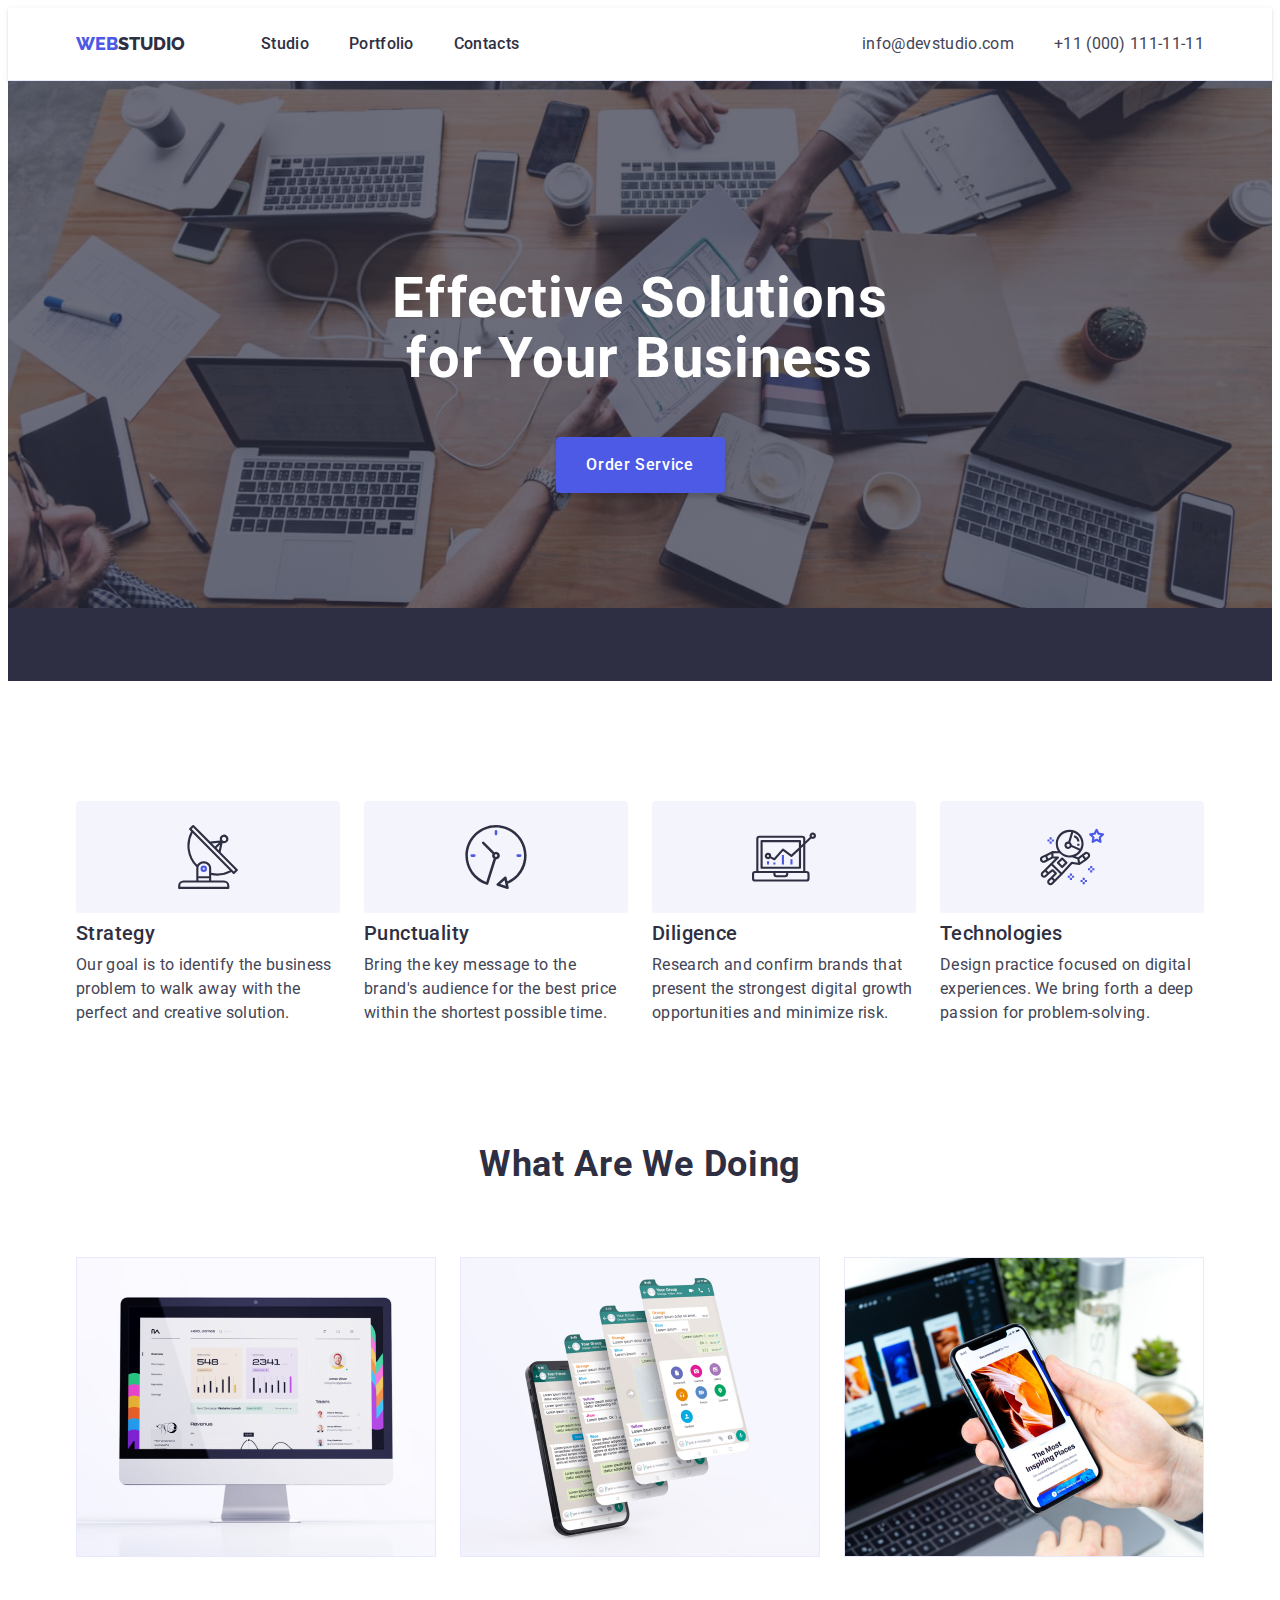
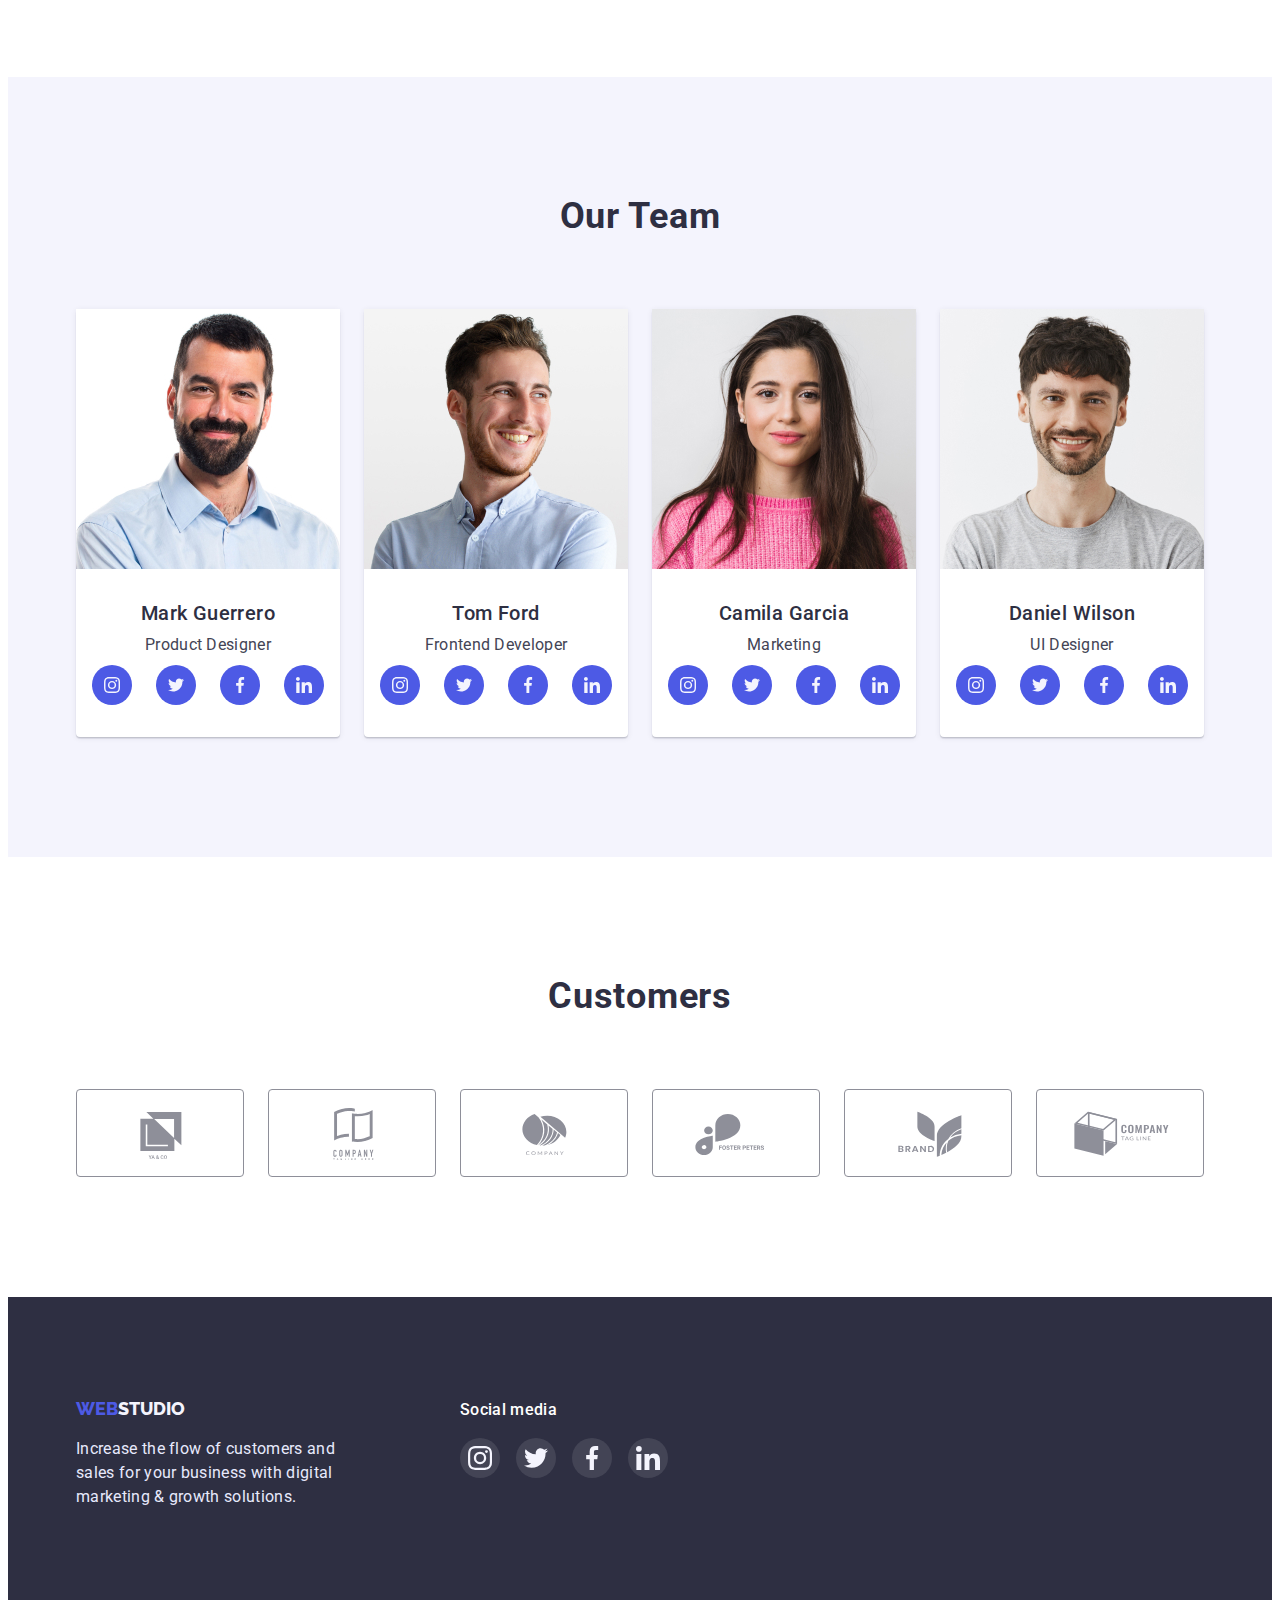
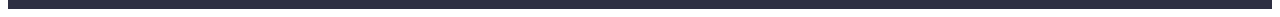
<file: index.html>
<!DOCTYPE html>
<html lang="en">
  <head>
    <meta charset="UTF-8" />
    <meta http-equiv="X-UA-Compatible" content="IE=edge" />
    <meta name="viewport" content="width=device-width, initial-scale=1.0" />
    <title>Document</title>
    <link rel="preconnect" href="https://fonts.googleapis.com" />
    <link rel="preconnect" href="https://fonts.gstatic.com" crossorigin />
    <link
      href="https://fonts.googleapis.com/css2?family=Raleway:wght@800&family=Roboto:wght@400;500;700;900&display=swap"
      rel="stylesheet"
    />
    <link
      rel="stylesheet"
      href="https://cdnjs.cloudflare.com/ajax/libs/modern-normalize/1.1.0/modern-normalize.min.css"
      integrity="sha512-wpPYUAdjBVSE4KJnH1VR1HeZfpl1ub8YT/NKx4PuQ5NmX2tKuGu6U/JRp5y+Y8XG2tV+wKQpNHVUX03MfMFn9Q=="
      crossorigin="anonymous"
      referrerpolicy="no-referrer"
    />
    <link rel="stylesheet" href="./css/styles.css" />
  </head>
  <body>
    <!-- Header -->

    <header class="header">
      <div class="container site-header">
        <nav class="site-nav">
          <a class="logo-color logo link" href="./index.html"
            >Web<span class="logo-color-header">Studio</span></a
          >
          <ul class="site-nav-list list">
            <li class="site-nav-item">
              <a class="site-nav-link link" href="./studio.html">Studio</a>
            </li>
            <li class="site-nav-item">
              <a class="site-nav-link link" href="./portfolio.html"
                >Portfolio</a
              >
            </li>
            <li class="site-nav-item">
              <a class="site-nav-link link" href="">Contacts</a>
            </li>
          </ul>
        </nav>
        <ul class="contact-list list">
          <li class="contact-item">
            <a class="contact-link link" href="mailto:info@devstudio.com"
              >info@devstudio.com</a
            >
          </li>
          <li class="contact-item">
            <a class="contact-link link" href="tel:+110001111111"
              >+11 (000) 111-11-11</a
            >
          </li>
        </ul>
      </div>
    </header>
    <main>
      <!-- Hero -->

      <section class="hero section">
        <div class="container">
          <h1 class="hero-title">Effective Solutions for Your Business</h1>
          <button class="hero-btn" data-modal-open type="button">
            Order Service
          </button>
        </div>
      </section>

      <!-- Our features -->

      <section class="our-features section">
        <div class="container">
          <h2 class="hidden-title">Our features</h2>
          <ul class="our-features-list list">
            <li class="our-features-item">
              <div class="icon-wrap">
                <svg class="our-features-icon" width="64px" height="64px">
                  <use href="./images/icons.svg#icon-antenna"></use>
                </svg>
              </div>
              <h3 class="our-features-subtitle section-subtitle">Strategy</h3>
              <p class="our-features-text section-text">
                Our goal is to identify the business problem to walk away with
                the perfect and creative solution.
              </p>
            </li>
            <li class="our-features-item">
              <div class="icon-wrap">
                <svg class="our-features-icon" width="64px" height="64px">
                  <use href="./images/icons.svg#icon-clock"></use>
                </svg>
              </div>
              <h3 class="our-features-subtitle section-subtitle">
                Punctuality
              </h3>
              <p class="our-features-text section-text">
                Bring the key message to the brand's audience for the best price
                within the shortest possible time.
              </p>
            </li>
            <li class="our-features-item">
              <div class="icon-wrap">
                <svg class="our-features-icon" width="64px" height="64px">
                  <use href="./images/icons.svg#icon-diagram"></use>
                </svg>
              </div>
              <h3 class="our-features-subtitle section-subtitle">Diligence</h3>
              <p class="our-features-text section-text">
                Research and confirm brands that present the strongest digital
                growth opportunities and minimize risk.
              </p>
            </li>
            <li class="our-features-item">
              <div class="icon-wrap">
                <svg class="our-features-icon" width="64px" height="64px">
                  <use href="./images/icons.svg#icon-astronaut"></use>
                </svg>
              </div>
              <h3 class="our-features-subtitle section-subtitle">
                Technologies
              </h3>
              <p class="our-features-text section-text">
                Design practice focused on digital experiences. We bring forth a
                deep passion for problem-solving.
              </p>
            </li>
          </ul>
        </div>
      </section>

      <!-- What are we doing -->

      <section class="offers section">
        <div class="container">
          <h2 class="section-title">What are we doing</h2>
          <ul class="offers-list list">
            <li class="offers-item">
              <img
                src="./images/img1.jpg"
                alt="A handy site on your computer"
                class="offers-img"
              />
            </li>
            <li class="offers-item">
              <img
                src="./images/img2.jpg"
                alt="Chats on your phone"
                class="offers-img"
              />
            </li>
            <li class="offers-item">
              <img
                src="./images/img3.jpg"
                alt="Synchronizing your phone and computer"
                class="offers-img"
              />
            </li>
          </ul>
        </div>
      </section>

      <!-- Our team -->

      <section class="our-team section">
        <div class="container">
          <h2 class="section-title">Our Team</h2>
          <ul class="our-team-list list">
            <li class="our-team-item">
              <img src="./images/img.jpg" alt="Worker 1" class="our-team-img" />
              <div class="card-content">
                <h3 class="our-team-subtitle section-subtitle">
                  Mark Guerrero
                </h3>
                <p class="our-team-text section-text">Product Designer</p>

                <ul class="our-team-soc-list list">
                  <li class="our-team-soc-item">
                    <a href="" class="our-team-soc-link link">
                      <svg class="our-team-soc-icon" width="16px" height="16px">
                        <use href="./images/icons.svg#icon-instagram"></use>
                      </svg>
                    </a>
                  </li>
                  <li class="our-team-soc-item">
                    <a href="" class="our-team-soc-link link">
                      <svg class="our-team-soc-icon" width="16px" height="16px">
                        <use href="./images/icons.svg#icon-twitter"></use>
                      </svg>
                    </a>
                  </li>
                  <li class="our-team-soc-item">
                    <a href="" class="our-team-soc-link link">
                      <svg class="our-team-soc-icon" width="16px" height="16px">
                        <use href="./images/icons.svg#icon-facebook"></use>
                      </svg>
                    </a>
                  </li>
                  <li class="our-team-soc-item">
                    <a href="" class="our-team-soc-link link">
                      <svg class="our-team-soc-icon" width="16px" height="16px">
                        <use href="./images/icons.svg#icon-linkedin"></use>
                      </svg>
                    </a>
                  </li>
                </ul>
              </div>
            </li>
            <li class="our-team-item">
              <img
                src="./images/img01.jpg"
                alt="Worker 2"
                class="our-team-img"
              />
              <div class="card-content">
                <h3 class="our-team-subtitle section-subtitle">Tom Ford</h3>
                <p class="our-team-text section-text">Frontend Developer</p>
                <ul class="our-team-soc-list list">
                  <li class="our-team-soc-item">
                    <a href="" class="our-team-soc-link link">
                      <svg class="our-team-soc-icon" width="16px" height="16px">
                        <use href="./images/icons.svg#icon-instagram"></use>
                      </svg>
                    </a>
                  </li>
                  <li class="our-team-soc-item">
                    <a href="" class="our-team-soc-link link">
                      <svg class="our-team-soc-icon" width="16px" height="16px">
                        <use href="./images/icons.svg#icon-twitter"></use>
                      </svg>
                    </a>
                  </li>
                  <li class="our-team-soc-item">
                    <a href="" class="our-team-soc-link link">
                      <svg class="our-team-soc-icon" width="16px" height="16px">
                        <use href="./images/icons.svg#icon-facebook"></use>
                      </svg>
                    </a>
                  </li>
                  <li class="our-team-soc-item">
                    <a href="" class="our-team-soc-link link">
                      <svg class="our-team-soc-icon" width="16px" height="16px">
                        <use href="./images/icons.svg#icon-linkedin"></use>
                      </svg>
                    </a>
                  </li>
                </ul>
              </div>
            </li>
            <li class="our-team-item">
              <img
                src="./images/img02.jpg"
                alt="Worker 3"
                class="our-team-img"
              />
              <div class="card-content">
                <h3 class="our-team-subtitle section-subtitle">
                  Camila Garcia
                </h3>
                <p class="our-team-text section-text">Marketing</p>
                <ul class="our-team-soc-list list">
                  <li class="our-team-soc-item">
                    <a href="" class="our-team-soc-link link">
                      <svg class="our-team-soc-icon" width="16px" height="16px">
                        <use href="./images/icons.svg#icon-instagram"></use>
                      </svg>
                    </a>
                  </li>
                  <li class="our-team-soc-item">
                    <a href="" class="our-team-soc-link link">
                      <svg class="our-team-soc-icon" width="16px" height="16px">
                        <use href="./images/icons.svg#icon-twitter"></use>
                      </svg>
                    </a>
                  </li>
                  <li class="our-team-soc-item">
                    <a href="" class="our-team-soc-link link">
                      <svg class="our-team-soc-icon" width="16px" height="16px">
                        <use href="./images/icons.svg#icon-facebook"></use>
                      </svg>
                    </a>
                  </li>
                  <li class="our-team-soc-item">
                    <a href="" class="our-team-soc-link link">
                      <svg class="our-team-soc-icon" width="16px" height="16px">
                        <use href="./images/icons.svg#icon-linkedin"></use>
                      </svg>
                    </a>
                  </li>
                </ul>
              </div>
            </li>
            <li class="our-team-item">
              <img
                src="./images/img03.jpg"
                alt="Worker 4"
                class="our-team-img"
              />
              <div class="card-content">
                <h3 class="our-team-subtitle section-subtitle">
                  Daniel Wilson
                </h3>
                <p class="our-team-text section-text">UI Designer</p>
                <ul class="our-team-soc-list list">
                  <li class="our-team-soc-item">
                    <a href="" class="our-team-soc-link link">
                      <svg class="our-team-soc-icon" width="16px" height="16px">
                        <use href="./images/icons.svg#icon-instagram"></use>
                      </svg>
                    </a>
                  </li>
                  <li class="our-team-soc-item">
                    <a href="" class="our-team-soc-link link">
                      <svg class="our-team-soc-icon" width="16px" height="16px">
                        <use href="./images/icons.svg#icon-twitter"></use>
                      </svg>
                    </a>
                  </li>
                  <li class="our-team-soc-item">
                    <a href="" class="our-team-soc-link link">
                      <svg class="our-team-soc-icon" width="16px" height="16px">
                        <use href="./images/icons.svg#icon-facebook"></use>
                      </svg>
                    </a>
                  </li>
                  <li class="our-team-soc-item">
                    <a href="" class="our-team-soc-link link">
                      <svg class="our-team-soc-icon" width="16px" height="16px">
                        <use href="./images/icons.svg#icon-linkedin"></use>
                      </svg>
                    </a>
                  </li>
                </ul>
              </div>
            </li>
          </ul>
        </div>
      </section>

      <!-- Customers -->

      <section class="section">
        <div class="container">
          <h2 class="section-title">Customers</h2>

          <ul class="customers-list list">
            <li class="customers-item">
              <a href="" class="customers-link"
                ><svg class="customers-icon" width="104px" height="56px">
                  <use href="./images/icons.svg#icon-client1"></use></svg
              ></a>
            </li>
            <li class="customers-item">
              <a href="" class="customers-link"
                ><svg class="customers-icon" width="104px" height="56px">
                  <use href="./images/icons.svg#icon-client2"></use></svg
              ></a>
            </li>
            <li class="customers-item">
              <a href="" class="customers-link"
                ><svg class="customers-icon" width="104px" height="56px">
                  <use href="./images/icons.svg#icon-client3"></use></svg
              ></a>
            </li>
            <li class="customers-item">
              <a href="" class="customers-link"
                ><svg class="customers-icon" width="104px" height="56px">
                  <use href="./images/icons.svg#icon-client4"></use></svg
              ></a>
            </li>
            <li class="customers-item">
              <a href="" class="customers-link"
                ><svg class="customers-icon" width="104px" height="56px">
                  <use href="./images/icons.svg#icon-client5"></use></svg
              ></a>
            </li>
            <li class="customers-item">
              <a href="" class="customers-link"
                ><svg class="customers-icon" width="104px" height="56px">
                  <use href="./images/icons.svg#icon-client6"></use></svg
              ></a>
            </li>
          </ul>
        </div>
      </section>
    </main>

    <!-- Footer -->

    <footer class="footer">
      <div class="container">
        <div class="footer-wrap">
          <div class="footer-logo-text">
            <a class="logo-color logo link footer-logo" href="./index.html"
              >Web<span class="logo-color-footer">Studio</span></a
            >
            <p class="footer-text section-text">
              Increase the flow of customers and sales for your business with
              digital marketing & growth solutions.
            </p>
          </div>
          <div class="footer-social">
            <p class="footer-soc-text">Social media</p>
            <ul class="footer-soc-list list">
              <li class="footer-soc-item">
                <a href="" class="footer-soc-link link">
                  <svg class="footer-soc-icon" width="24px" height="24px">
                    <use href="./images/icons.svg#icon-instagram"></use>
                  </svg>
                </a>
              </li>
              <li class="footer-soc-item">
                <a href="" class="footer-soc-link link">
                  <svg class="footer-soc-icon" width="24px" height="24px">
                    <use href="./images/icons.svg#icon-twitter"></use>
                  </svg>
                </a>
              </li>
              <li class="footer-soc-item">
                <a href="" class="footer-soc-link link">
                  <svg class="footer-soc-icon" width="24px" height="24px">
                    <use href="./images/icons.svg#icon-facebook"></use>
                  </svg>
                </a>
              </li>
              <li class="footer-soc-item">
                <a href="" class="footer-soc-link link">
                  <svg class="footer-soc-icon" width="24px" height="24px">
                    <use href="./images/icons.svg#icon-linkedin"></use>
                  </svg>
                </a>
              </li>
            </ul>
          </div>
        </div>
      </div>
    </footer>
    <div class="backdrop is-hidden" data-modal>
      <div class="modal">
        <button type="button" class="modal-close" data-modal-close>
          <svg width="8px" height="8px" class="close-icon">
            <use href="./images/icons.svg#icon-close"></use>
          </svg>
        </button>
      </div>
    </div>
    <script src="./js/modal.js"></script>
  </body>
</html>
</file>
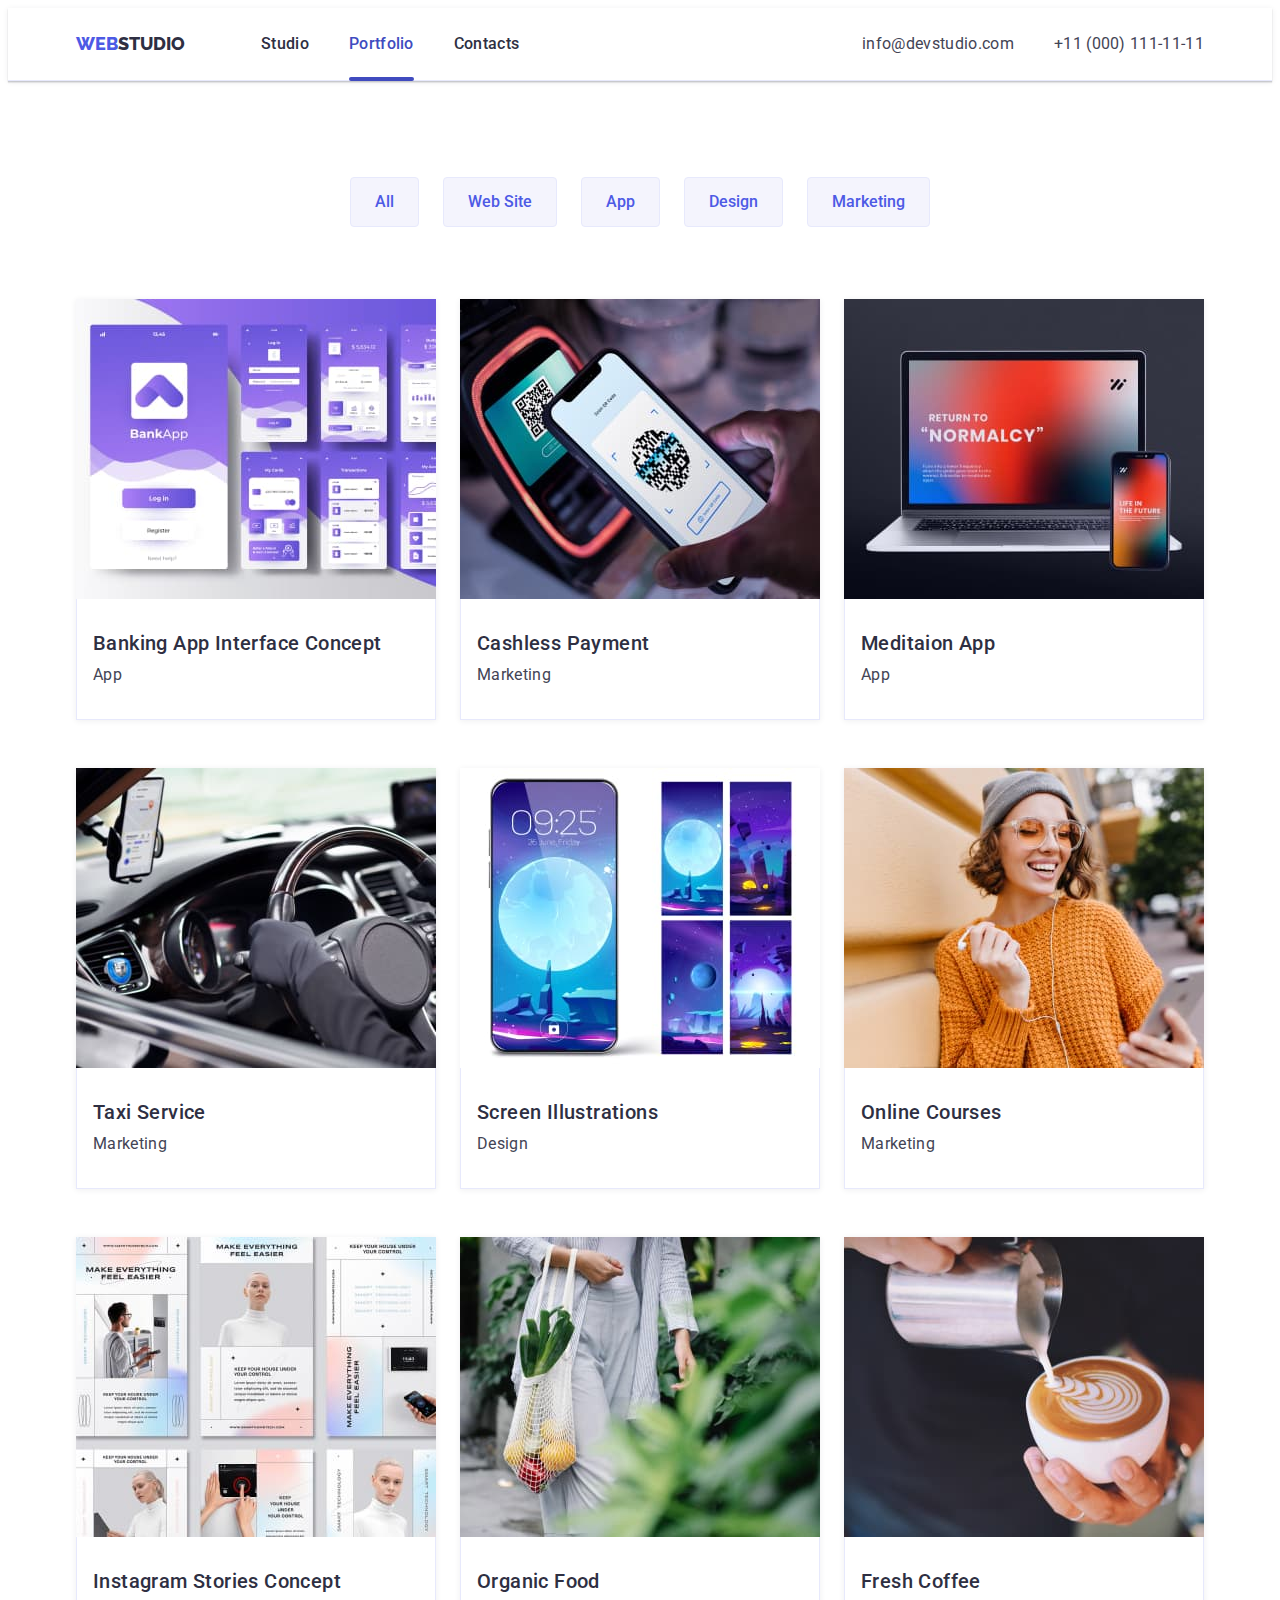
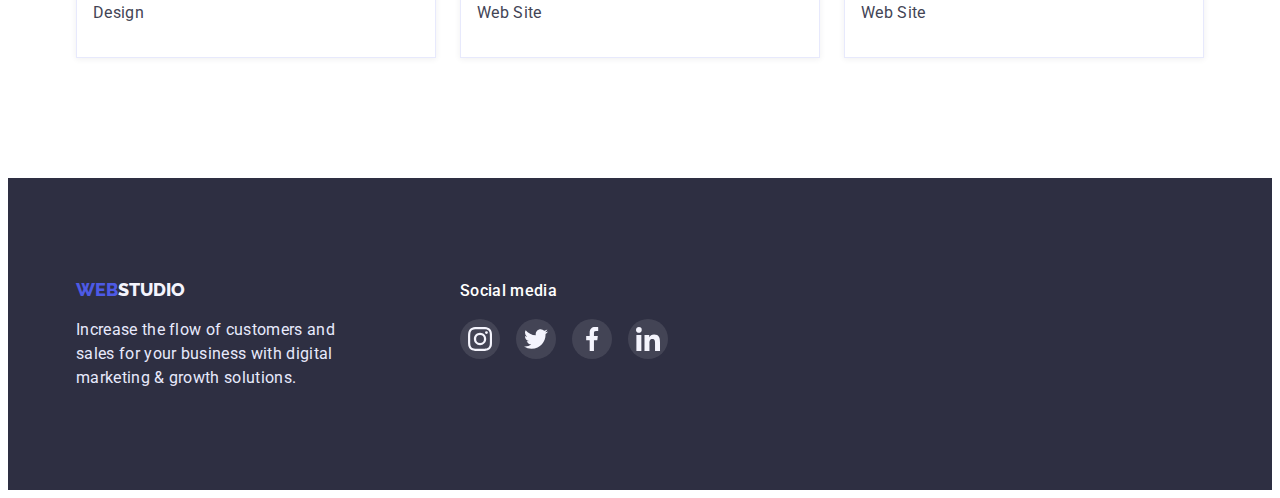
<file: portfolio.html>
<!DOCTYPE html>
<html lang="en">
  <head>
    <meta charset="UTF-8" />
    <meta http-equiv="X-UA-Compatible" content="IE=edge" />
    <meta name="viewport" content="width=device-width, initial-scale=1.0" />
    <title>Document</title>
    <link rel="preconnect" href="https://fonts.googleapis.com" />
    <link rel="preconnect" href="https://fonts.gstatic.com" crossorigin />
    <link
      href="https://fonts.googleapis.com/css2?family=Raleway:wght@800&family=Roboto:wght@400;500;700;900&display=swap"
      rel="stylesheet"
    />
    <link
      rel="stylesheet"
      href="https://cdnjs.cloudflare.com/ajax/libs/modern-normalize/1.1.0/modern-normalize.min.css"
      integrity="sha512-wpPYUAdjBVSE4KJnH1VR1HeZfpl1ub8YT/NKx4PuQ5NmX2tKuGu6U/JRp5y+Y8XG2tV+wKQpNHVUX03MfMFn9Q=="
      crossorigin="anonymous"
      referrerpolicy="no-referrer"
    />
    <link rel="stylesheet" href="./css/styles.css" />
  </head>
  <body>
    <!-- Header -->

    <header class="header">
      <div class="container site-header">
        <nav class="site-nav">
          <a class="logo-color logo link" href="./index.html"
            >Web<span class="logo-color-header">Studio</span></a
          >
          <ul class="site-nav-list list">
            <li class="site-nav-item">
              <a class="site-nav-link link" href="./studio.html">Studio</a>
            </li>
            <li class="site-nav-item active-link">
              <a class="site-nav-link link active" href="./portfolio.html"
                >Portfolio</a
              >
            </li>
            <li class="site-nav-item">
              <a class="site-nav-link link" href="">Contacts</a>
            </li>
          </ul>
        </nav>
        <ul class="contact-list list">
          <li class="contact-item">
            <a class="contact-link link" href="mailto:info@devstudio.com"
              >info@devstudio.com</a
            >
          </li>
          <li class="contact-item">
            <a class="contact-link link" href="tel:+110001111111"
              >+11 (000) 111-11-11</a
            >
          </li>
        </ul>
      </div>
    </header>
    <main class="portfolio-main">
      <!-- PORTFOLIO -->

      <section class="our-portfolio section">
        <div class="container">
          <h1 class="hidden-title">Our portfolio</h1>
          <ul class="our-portfolio-list-btn list">
            <li class="our-portfolio-item">
              <button class="our-portfolio-btn" type="button">All</button>
            </li>
            <li class="our-portfolio-item">
              <button class="our-portfolio-btn" type="button">Web Site</button>
            </li>
            <li class="our-portfolio-item">
              <button class="our-portfolio-btn" type="button">App</button>
            </li>
            <li class="our-portfolio-item">
              <button class="our-portfolio-btn" type="button">Design</button>
            </li>
            <li class="our-portfolio-item">
              <button class="our-portfolio-btn" type="button">Marketing</button>
            </li>
          </ul>

          <!-- CARDS -->

          <ul class="portfolio-list list">
            <li class="portfolio-card">
              <a href="" class="link portfolio-link">
                <div class="portfolio-thumb">
                  <img
                    src="./images/p-img1.jpg"
                    alt="BankApp screen"
                    class="portfolio-img"
                  />
                  <div class="hover-thumb">
                    <p class="hover-text">
                      14 Stylish and User-Friendly App Design Concepts · Task
                      Manager App · Calorie Tracker App · Exotic Fruit Ecommerce
                      App · Cloud Storage App
                    </p>
                  </div>
                </div>
                <div class="portfolio-content">
                  <h2 class="portfolio-subtitle section-subtitle">
                    Banking App Interface Concept
                  </h2>
                  <p class="portfolio-text section-text">App</p>
                </div>
              </a>
            </li>
            <li class="portfolio-card">
              <a href="" class="link portfolio-link">
                <img
                  src="./images/p-img2.jpg"
                  alt="Contactless payment"
                  class="portfolio-img"
                />
                <div class="portfolio-content">
                  <h2 class="portfolio-subtitle section-subtitle">
                    Cashless Payment
                  </h2>
                  <p class="portfolio-text section-text">Marketing</p>
                </div></a
              >
            </li>
            <li class="portfolio-card">
              <a href="" class="link portfolio-link">
                <img
                  src="./images/p-img3.jpg"
                  alt="Screen meditaion app"
                  class="portfolio-img"
                />
                <div class="portfolio-content">
                  <h2 class="portfolio-subtitle section-subtitle">
                    Meditaion App
                  </h2>
                  <p class="portfolio-text section-text">App</p>
                </div></a
              >
            </li>
            <li class="portfolio-card">
              <a href="" class="link portfolio-link">
                <img
                  src="./images/p-img4.jpg"
                  alt="Taxi"
                  class="portfolio-img"
                />
                <div class="portfolio-content">
                  <h2 class="portfolio-subtitle section-subtitle">
                    Taxi Service
                  </h2>
                  <p class="portfolio-text section-text">Marketing</p>
                </div></a
              >
            </li>
            <li class="portfolio-card">
              <a href="" class="link portfolio-link">
                <img
                  src="./images/p-img5.jpg"
                  alt="Screen"
                  class="portfolio-img"
                />
                <div class="portfolio-content">
                  <h2 class="portfolio-subtitle section-subtitle">
                    Screen Illustrations
                  </h2>
                  <p class="portfolio-text section-text">Design</p>
                </div></a
              >
            </li>
            <li class="portfolio-card">
              <a href="" class="link portfolio-link">
                <img
                  src="./images/p-img6.jpg"
                  alt="A girl"
                  class="portfolio-img"
                />
                <div class="portfolio-content">
                  <h2 class="portfolio-subtitle section-subtitle">
                    Online Courses
                  </h2>
                  <p class="portfolio-text section-text">Marketing</p>
                </div></a
              >
            </li>
            <li class="portfolio-card">
              <a href="" class="link portfolio-link">
                <img
                  src="./images/p-img7.jpg"
                  alt="Examples stories"
                  class="portfolio-img"
                />
                <div class="portfolio-content">
                  <h2 class="portfolio-subtitle section-subtitle">
                    Instagram Stories Concept
                  </h2>
                  <p class="portfolio-text section-text">Design</p>
                </div></a
              >
            </li>
            <li class="portfolio-card">
              <a href="" class="link portfolio-link">
                <img
                  src="./images/p-img8.jpg"
                  alt="Vegetables"
                  class="portfolio-img"
                />
                <div class="portfolio-content">
                  <h2 class="portfolio-subtitle section-subtitle">
                    Organic Food
                  </h2>
                  <p class="portfolio-text section-text">Web Site</p>
                </div></a
              >
            </li>
            <li class="portfolio-card">
              <a href="" class="link portfolio-link">
                <img
                  src="./images/p-img9.jpg"
                  alt="Coffee"
                  class="portfolio-img"
                />
                <div class="portfolio-content">
                  <h2 class="portfolio-subtitle section-subtitle">
                    Fresh Coffee
                  </h2>
                  <p class="portfolio-text section-text">Web Site</p>
                </div></a
              >
            </li>
          </ul>
        </div>
      </section>
    </main>

    <!-- Footer -->

    <footer class="footer">
      <div class="container">
        <div class="footer-wrap">
          <div class="footer-logo-text">
            <a class="logo-color logo link footer-logo" href="./index.html"
              >Web<span class="logo-color-footer">Studio</span></a
            >
            <p class="footer-text section-text">
              Increase the flow of customers and sales for your business with
              digital marketing & growth solutions.
            </p>
          </div>
          <div class="footer-social">
            <p class="footer-soc-text">Social media</p>
            <ul class="footer-soc-list list">
              <li class="footer-soc-item">
                <a href="" class="footer-soc-link link">
                  <svg class="footer-soc-icon" width="24px" height="24px">
                    <use href="./images/icons.svg#icon-instagram"></use>
                  </svg>
                </a>
              </li>
              <li class="footer-soc-item">
                <a href="" class="footer-soc-link link">
                  <svg class="footer-soc-icon" width="24px" height="24px">
                    <use href="./images/icons.svg#icon-twitter"></use>
                  </svg>
                </a>
              </li>
              <li class="footer-soc-item">
                <a href="" class="footer-soc-link link">
                  <svg class="footer-soc-icon" width="24px" height="24px">
                    <use href="./images/icons.svg#icon-facebook"></use>
                  </svg>
                </a>
              </li>
              <li class="footer-soc-item">
                <a href="" class="footer-soc-link link">
                  <svg class="footer-soc-icon" width="24px" height="24px">
                    <use href="./images/icons.svg#icon-linkedin"></use>
                  </svg>
                </a>
              </li>
            </ul>
          </div>
        </div>
      </div>
    </footer>
  </body>
</html>
</file>
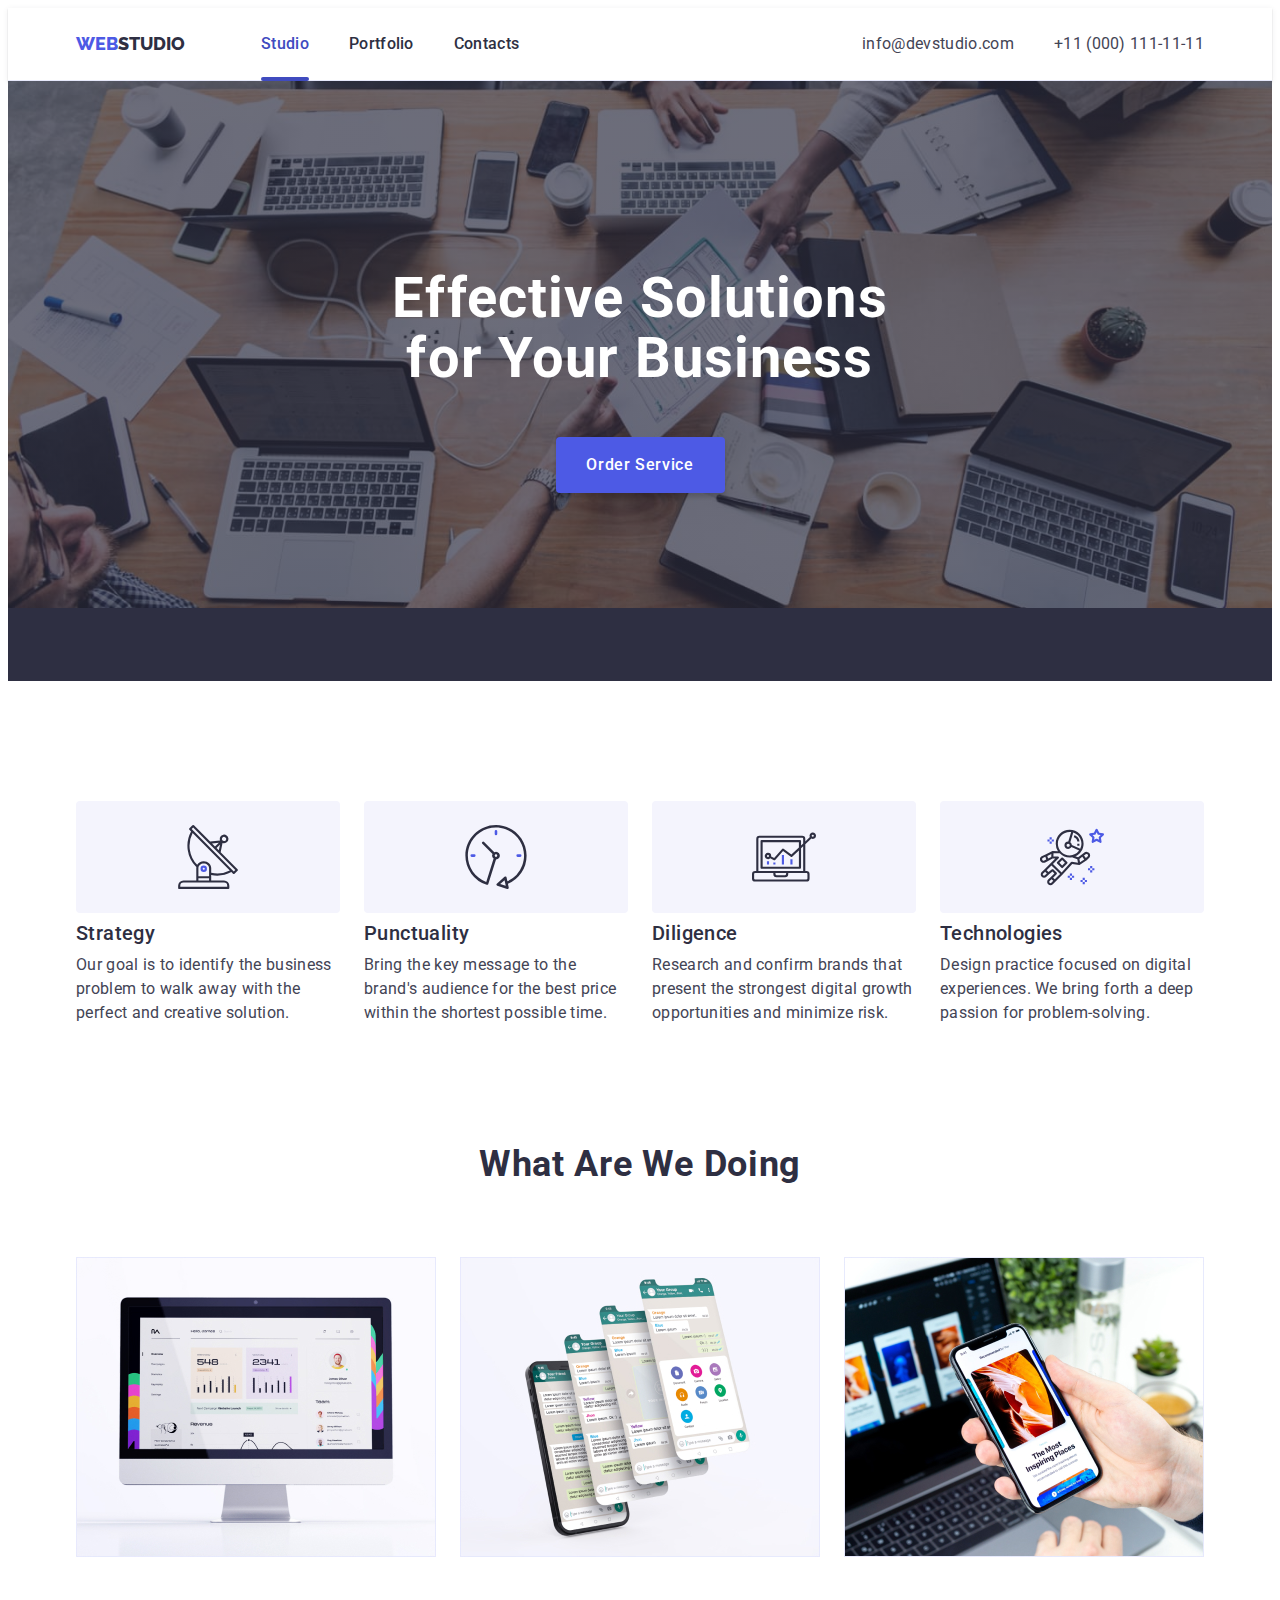
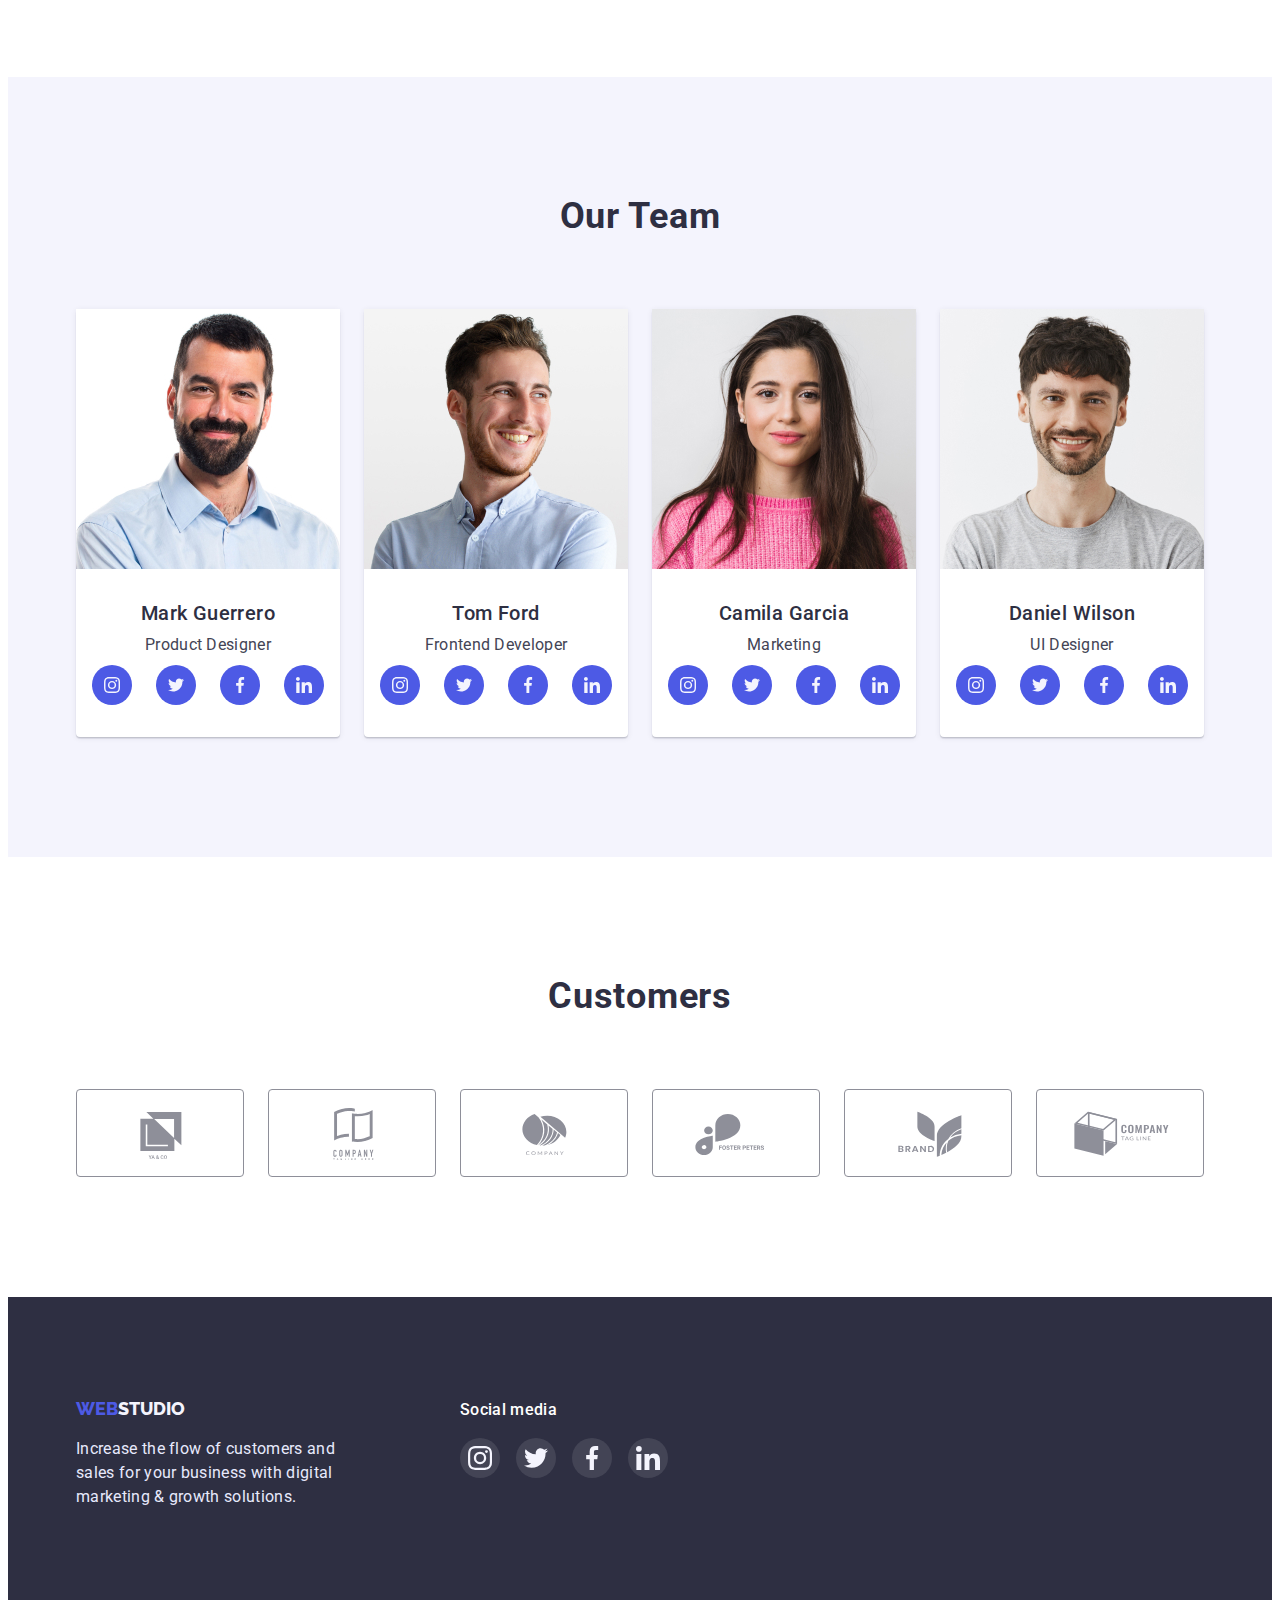
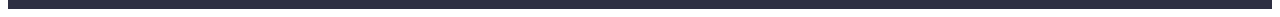
<file: studio.html>
<!DOCTYPE html>
<html lang="en">
  <head>
    <meta charset="UTF-8" />
    <meta http-equiv="X-UA-Compatible" content="IE=edge" />
    <meta name="viewport" content="width=device-width, initial-scale=1.0" />
    <title>Document</title>
    <link rel="preconnect" href="https://fonts.googleapis.com" />
    <link rel="preconnect" href="https://fonts.gstatic.com" crossorigin />
    <link
      href="https://fonts.googleapis.com/css2?family=Raleway:wght@800&family=Roboto:wght@400;500;700;900&display=swap"
      rel="stylesheet"
    />
    <link
      rel="stylesheet"
      href="https://cdnjs.cloudflare.com/ajax/libs/modern-normalize/1.1.0/modern-normalize.min.css"
      integrity="sha512-wpPYUAdjBVSE4KJnH1VR1HeZfpl1ub8YT/NKx4PuQ5NmX2tKuGu6U/JRp5y+Y8XG2tV+wKQpNHVUX03MfMFn9Q=="
      crossorigin="anonymous"
      referrerpolicy="no-referrer"
    />
    <link rel="stylesheet" href="./css/styles.css" />
  </head>
  <body>
    <!-- Header -->

    <header class="header">
      <div class="container site-header">
        <nav class="site-nav">
          <a class="logo-color logo link" href="./index.html"
            >Web<span class="logo-color-header">Studio</span></a
          >
          <ul class="site-nav-list list">
            <li class="site-nav-item active-link">
              <a class="site-nav-link link active" href="./studio.html">Studio</a>
            </li>
            <li class="site-nav-item">
              <a class="site-nav-link link" href="./portfolio.html"
                >Portfolio</a
              >
            </li>
            <li class="site-nav-item">
              <a class="site-nav-link link" href="">Contacts</a>
            </li>
          </ul>
        </nav>
        <ul class="contact-list list">
          <li class="contact-item">
            <a class="contact-link link" href="mailto:info@devstudio.com"
              >info@devstudio.com</a
            >
          </li>
          <li class="contact-item">
            <a class="contact-link link" href="tel:+110001111111"
              >+11 (000) 111-11-11</a
            >
          </li>
        </ul>
      </div>
    </header>
    <main>
      <!-- Hero -->

      <section class="hero section">
        <div class="container">
          <h1 class="hero-title">Effective Solutions for Your Business</h1>
          <button class="hero-btn" type="button">Order Service</button>
        </div>
      </section>

      <!-- Our features -->

      <section class="our-features section">
        <div class="container">
          <h2 class="hidden-title">Our features</h2>
          <ul class="our-features-list list">
            <li class="our-features-item">
              <div class="icon-wrap">
              <svg class="our-features-icon" width="64px" height="64px"><use href="./images/icons.svg#icon-antenna">

              </use></svg></div>
              <h3 class="our-features-subtitle section-subtitle">Strategy</h3>
              <p class="our-features-text section-text">
                Our goal is to identify the business problem to walk away with
                the perfect and creative solution.
              </p>
            </li>
            <li class="our-features-item">
              <div class="icon-wrap">
                <svg class="our-features-icon" width="64px" height="64px"><use href="./images/icons.svg#icon-clock">
  
                </use></svg>
              </div>
              <h3 class="our-features-subtitle section-subtitle">
                Punctuality
              </h3>
              <p class="our-features-text section-text">
                Bring the key message to the brand's audience for the best price
                within the shortest possible time.
              </p>
            </li>
            <li class="our-features-item">
              <div class="icon-wrap">
              <svg class="our-features-icon" width="64px" height="64px"><use href="./images/icons.svg#icon-diagram">

              </use></svg></div>
              <h3 class="our-features-subtitle section-subtitle">Diligence</h3>
              <p class="our-features-text section-text">
                Research and confirm brands that present the strongest digital
                growth opportunities and minimize risk.
              </p>
            </li>
            <li class="our-features-item">
              <div class="icon-wrap">
              <svg class="our-features-icon" width="64px" height="64px"><use href="./images/icons.svg#icon-astronaut">

              </use></svg></div>
              <h3 class="our-features-subtitle section-subtitle">
                Technologies
              </h3>
              <p class="our-features-text section-text">
                Design practice focused on digital experiences. We bring forth a
                deep passion for problem-solving.
              </p>
            </li>
          </ul>
        </div>
      </section>

      <!-- What are we doing -->

      <section class="offers section">
        <div class="container">
          <h2 class="section-title">What are we doing</h2>
          <ul class="offers-list list">
            <li class="offers-item">
              <img
                src="./images/img1.jpg"
                alt="A handy site on your computer"
                class="offers-img"
              />
            </li>
            <li class="offers-item">
              <img
                src="./images/img2.jpg"
                alt="Chats on your phone"
                class="offers-img"
              />
            </li>
            <li class="offers-item">
              <img
                src="./images/img3.jpg"
                alt="Synchronizing your phone and computer"
                class="offers-img"
              />
            </li>
          </ul>
        </div>
      </section>

      <!-- Our team -->

      <section class="our-team section">
        <div class="container">
          <h2 class="section-title">Our Team</h2>
          <ul class="our-team-list list">
            <li class="our-team-item">
              <img src="./images/img.jpg" alt="Worker 1" class="our-team-img" />
              <div class="card-content">
                <h3 class="our-team-subtitle section-subtitle">
                  Mark Guerrero
                </h3>
                <p class="our-team-text section-text">Product Designer</p>

                <ul class="our-team-soc-list list">
                  <li class="our-team-soc-item">
                    <a href="" class="our-team-soc-link link">
                      <svg class="our-team-soc-icon" width="16px" height="16px">
                        <use href="./images/icons.svg#icon-instagram"></use>
                      </svg>
                    </a>
                  </li>
                  <li class="our-team-soc-item">
                    <a href="" class="our-team-soc-link link">
                      <svg class="our-team-soc-icon" width="16px" height="16px">
                        <use href="./images/icons.svg#icon-twitter"></use>
                      </svg>
                    </a>
                  </li>
                  <li class="our-team-soc-item">
                    <a href="" class="our-team-soc-link link">
                      <svg class="our-team-soc-icon" width="16px" height="16px">
                        <use href="./images/icons.svg#icon-facebook"></use>
                      </svg>
                    </a>
                  </li>
                  <li class="our-team-soc-item">
                    <a href="" class="our-team-soc-link link">
                      <svg class="our-team-soc-icon" width="16px" height="16px">
                        <use href="./images/icons.svg#icon-linkedin"></use>
                      </svg>
                    </a>
                  </li>
                </ul>
              </div>
            </li>
            <li class="our-team-item">
              <img
                src="./images/img01.jpg"
                alt="Worker 2"
                class="our-team-img"
              />
              <div class="card-content">
                <h3 class="our-team-subtitle section-subtitle">Tom Ford</h3>
                <p class="our-team-text section-text">Frontend Developer</p>
                <ul class="our-team-soc-list list">
                  <li class="our-team-soc-item">
                    <a href="" class="our-team-soc-link link">
                      <svg class="our-team-soc-icon" width="16px" height="16px">
                        <use href="./images/icons.svg#icon-instagram"></use>
                      </svg>
                    </a>
                  </li>
                  <li class="our-team-soc-item">
                    <a href="" class="our-team-soc-link link">
                      <svg class="our-team-soc-icon" width="16px" height="16px">
                        <use href="./images/icons.svg#icon-twitter"></use>
                      </svg>
                    </a>
                  </li>
                  <li class="our-team-soc-item">
                    <a href="" class="our-team-soc-link link">
                      <svg class="our-team-soc-icon" width="16px" height="16px">
                        <use href="./images/icons.svg#icon-facebook"></use>
                      </svg>
                    </a>
                  </li>
                  <li class="our-team-soc-item">
                    <a href="" class="our-team-soc-link link">
                      <svg class="our-team-soc-icon" width="16px" height="16px">
                        <use href="./images/icons.svg#icon-linkedin"></use>
                      </svg>
                    </a>
                  </li>
                </ul>
              </div>
            </li>
            <li class="our-team-item">
              <img
                src="./images/img02.jpg"
                alt="Worker 3"
                class="our-team-img"
              />
              <div class="card-content">
                <h3 class="our-team-subtitle section-subtitle">
                  Camila Garcia
                </h3>
                <p class="our-team-text section-text">Marketing</p>
                <ul class="our-team-soc-list list">
                  <li class="our-team-soc-item">
                    <a href="" class="our-team-soc-link link">
                      <svg class="our-team-soc-icon" width="16px" height="16px">
                        <use href="./images/icons.svg#icon-instagram"></use>
                      </svg>
                    </a>
                  </li>
                  <li class="our-team-soc-item">
                    <a href="" class="our-team-soc-link link">
                      <svg class="our-team-soc-icon" width="16px" height="16px">
                        <use href="./images/icons.svg#icon-twitter"></use>
                      </svg>
                    </a>
                  </li>
                  <li class="our-team-soc-item">
                    <a href="" class="our-team-soc-link link">
                      <svg class="our-team-soc-icon" width="16px" height="16px">
                        <use href="./images/icons.svg#icon-facebook"></use>
                      </svg>
                    </a>
                  </li>
                  <li class="our-team-soc-item">
                    <a href="" class="our-team-soc-link link">
                      <svg class="our-team-soc-icon" width="16px" height="16px">
                        <use href="./images/icons.svg#icon-linkedin"></use>
                      </svg>
                    </a>
                  </li>
                </ul>
              </div>
            </li>
            <li class="our-team-item">
              <img
                src="./images/img03.jpg"
                alt="Worker 4"
                class="our-team-img"
              />
              <div class="card-content">
                <h3 class="our-team-subtitle section-subtitle">
                  Daniel Wilson
                </h3>
                <p class="our-team-text section-text">UI Designer</p>
                <ul class="our-team-soc-list list">
                  <li class="our-team-soc-item">
                    <a href="" class="our-team-soc-link link">
                      <svg class="our-team-soc-icon" width="16px" height="16px">
                        <use href="./images/icons.svg#icon-instagram"></use>
                      </svg>
                    </a>
                  </li>
                  <li class="our-team-soc-item">
                    <a href="" class="our-team-soc-link link">
                      <svg class="our-team-soc-icon" width="16px" height="16px">
                        <use href="./images/icons.svg#icon-twitter"></use>
                      </svg>
                    </a>
                  </li>
                  <li class="our-team-soc-item">
                    <a href="" class="our-team-soc-link link">
                      <svg class="our-team-soc-icon" width="16px" height="16px">
                        <use href="./images/icons.svg#icon-facebook"></use>
                      </svg>
                    </a>
                  </li>
                  <li class="our-team-soc-item">
                    <a href="" class="our-team-soc-link link">
                      <svg class="our-team-soc-icon" width="16px" height="16px">
                        <use href="./images/icons.svg#icon-linkedin"></use>
                      </svg>
                    </a>
                  </li>
                </ul>
              </div>
            </li>
          </ul>
        </div>
      </section>

      <!-- Customers -->

      <section class="section">
        <div class="container">
          <h2 class="section-title">Customers</h2>

          <ul class="customers-list list">
            <li class="customers-item">
              <a href="" class="customers-link"
                ><svg class="customers-icon" width="104px" height="56px">
                  <use href="./images/icons.svg#icon-client1"></use></svg
              ></a>
            </li>
            <li class="customers-item">
              <a href="" class="customers-link"><svg class="customers-icon" width="104px" height="56px">
                  <use href="./images/icons.svg#icon-client2"></use></svg
              ></a>
            </li>
            <li class="customers-item">
              <a href="" class="customers-link"><svg class="customers-icon" width="104px" height="56px">
                  <use href="./images/icons.svg#icon-client3"></use></svg
              ></a>
            </li>
            <li class="customers-item">
              <a href="" class="customers-link"><svg class="customers-icon" width="104px" height="56px">
                  <use href="./images/icons.svg#icon-client4"></use></svg
              ></a>
            </li>
            <li class="customers-item">
              <a href="" class="customers-link"><svg class="customers-icon" width="104px" height="56px">
                  <use href="./images/icons.svg#icon-client5"></use></svg
              ></a>
            </li>
            <li class="customers-item">
              <a href="" class="customers-link"><svg class="customers-icon" width="104px" height="56px">
                  <use href="./images/icons.svg#icon-client6"></use></svg
              ></a>
            </li>
          </ul>
        </div>
      </section>
    </main>

    <!-- Footer -->

    <footer class="footer">
      <div class="container">
        <div class="footer-wrap">
          <div class="footer-logo-text">
            <a class="logo-color logo link footer-logo" href="./index.html"
              >Web<span class="logo-color-footer">Studio</span></a
            >
            <p class="footer-text section-text">
              Increase the flow of customers and sales for your business with
              digital marketing & growth solutions.
            </p>
          </div>
          <div class="footer-social">
            <p class="footer-soc-text">Social media</p>
            <ul class="footer-soc-list list">
              <li class="footer-soc-item">
                <a href="" class="footer-soc-link link">
                  <svg class="footer-soc-icon" width="24px" height="24px">
                    <use href="./images/icons.svg#icon-instagram"></use>
                  </svg>
                </a>
              </li>
              <li class="footer-soc-item">
                <a href="" class="footer-soc-link link">
                  <svg class="footer-soc-icon" width="24px" height="24px">
                    <use href="./images/icons.svg#icon-twitter"></use>
                  </svg>
                </a>
              </li>
              <li class="footer-soc-item">
                <a href="" class="footer-soc-link link">
                  <svg class="footer-soc-icon" width="24px" height="24px">
                    <use href="./images/icons.svg#icon-facebook"></use>
                  </svg>
                </a>
              </li>
              <li class="footer-soc-item">
                <a href="" class="footer-soc-link link">
                  <svg class="footer-soc-icon" width="24px" height="24px">
                    <use href="./images/icons.svg#icon-linkedin"></use>
                  </svg>
                </a>
              </li>
            </ul>
          </div>
        </div>
      </div>
    </footer>
  </body>
</html>
</file>
<file: css/styles.css>
body {
  font-family: "Roboto", sans-serif;
  color: var(--dark-color);
  background: var(--light-light-color);
  font-size: 16px;
}

*,
*::before,
*::after {
  box-sizing: border-box;
}

h1,
h2,
h3,
h4,
h5,
h6,
p,
ul {
  margin: 0;
  padding: 0;
}

img {
  display: block;
}

.link {
  text-decoration: none;
}

.list {
  list-style: none;
}

:root {
  --hover-color: #4d5ae5;
  --focus-color: #404bbf;
  --dark-color: #2e2f42;
  --success-color: #31d0aa;
  --text-color: #434455;
  --subtle-color: #8e8f99;
  --accent-color: #e7e9fc;
  --light-color: #f4f4fd;
  --light-light-color: #ffffff;
  --gradient: linear-gradient(rgba(46, 47, 66, 0.7), rgba(46, 47, 66, 0.7));
}

/* LOGO */

.logo {
  font-family: "Raleway";
  font-weight: 800;
  font-size: 18px;
  line-height: 1.33;
  padding-top: 24px;
  padding-bottom: 24px;
}

.logo-color-header {
  text-transform: uppercase;
  color: var(--dark-color);
}

.logo-color {
  text-transform: uppercase;
  color: var(--hover-color);
}

.logo-color-footer {
  color: var(--light-color);
}

.header {
  border-bottom: 1px solid var(--accent-color);
  box-shadow: 0px 2px 1px rgba(46, 47, 66, 0.08),
    0px 1px 1px rgba(46, 47, 66, 0.16), 0px 1px 6px rgba(46, 47, 66, 0.08);
}

.hidden-title {
  position: absolute;
  white-space: nowrap;
  width: 1px;
  height: 1px;
  overflow: hidden;
  border: 0;
  padding: 0;
  clip: rect(0 0 0 0);
  clip-path: inset(50%);
  margin: -1px;
}

.section {
  padding: 120px 0;
}

.container {
  width: 1158px;
  padding-left: 15px;
  padding-right: 15px;
  margin-left: auto;
  margin-right: auto;
}

.site-header {
  display: flex;
  align-items: center;
}

.site-nav {
  display: flex;
  align-items: center;
}

.site-nav-list {
  display: flex;
  margin-left: 76px;
}

.site-nav-item + .site-nav-item {
  margin-left: 40px;
}

.site-nav-link {
  font-weight: 500;
  color: inherit;
  line-height: 1.5;
  letter-spacing: 0.02em;
  padding-bottom: 24px;
  padding-top: 24px;

  transition: color 250ms cubic-bezier(0.4, 0, 0.2, 1);
}

.site-nav-link:hover,
.site-nav-link:focus {
  color: var(--focus-color);
}

.active-link {
  position: relative;
}

.active {
  color: var(--focus-color);
}

.active::after {
  position: absolute;
  left: 0;
  top: 45px;
  content: "";
  display: inline-block;
  width: 100%;
  height: 4px;
  background: var(--focus-color);
  border-radius: 2px;
}

.contact-list {
  display: flex;
  margin-left: auto;
}

.contact-item:not(:first-child) {
  margin-left: 40px;
}

.contact-link {
  padding-bottom: 24px;
  padding-top: 24px;
}

.contact-link {
  color: var(--text-color);
  line-height: 1.5;
  letter-spacing: 0.02em;

  transition: color 250ms cubic-bezier(0.4, 0, 0.2, 1);
}

.contact-link:hover,
.contact-link:focus {
  color: var(--focus-color);
}

/* HERO */

.hero {
  max-width: 1440px;
  margin: 0 auto;
  padding: 188px 0;
  text-align: center;
  background: var(--dark-color);

  background-image: var(--gradient), url("../images/people-office.jpg");
  background-repeat: no-repeat;
  background-size: contain;
}

.hero-title {
  width: 500px;
  font-size: 56px;
  line-height: 1.07;
  letter-spacing: 0.02em;
  color: var(--light-light-color);
  margin: 0 auto;
  margin-bottom: 48px;
}

.hero-content {
  display: flex;
  flex-direction: column;
  align-items: center;
  padding-top: 188px;
  padding-bottom: 188px;
}

/* BUTTONS */

.hero-btn {
  border: none;
  width: 169px;
  height: 56px;

  cursor: pointer;
  font-family: inherit;
  background: var(--hover-color);
  box-shadow: 0px 4px 4px rgba(0, 0, 0, 0.15);
  border-radius: 4px;
  font-weight: 500;
  font-size: inherit;
  line-height: 1.19;
  letter-spacing: 0.04em;
  color: var(--light-light-color);

  transition: background-color 250ms cubic-bezier(0.4, 0, 0.2, 1),
    box-shadow 250ms cubic-bezier(0.4, 0, 0.2, 1);
}

.hero-btn:hover {
  background: var(--hover-color);
  box-shadow: 0px 1px 6px rgba(46, 47, 66, 0.08),
    0px 1px 1px rgba(46, 47, 66, 0.16), 0px 2px 1px rgba(46, 47, 66, 0.08);
}

.hero-btn:focus {
  background-color: var(--focus-color);
}

.our-portfolio {
  padding-top: 96px;
}

.our-portfolio-btn {
  padding: 12px 24px;

  font-family: inherit;
  cursor: pointer;
  background: var(--light-color);
  border: 1px solid var(--accent-color);
  border-radius: 4px;
  font-weight: 500;
  font-size: inherit;
  line-height: 1.5;
  color: var(--hover-color);

  transition: background-color 250ms cubic-bezier(0.4, 0, 0.2, 1),
    box-shadow 250ms cubic-bezier(0.4, 0, 0.2, 1),
    color 250ms cubic-bezier(0.4, 0, 0.2, 1);
}

.our-portfolio-btn:hover,
.our-portfolio-btn:focus {
  background-color: var(--focus-color);
  box-shadow: 0px 3px 1px rgba(0, 0, 0, 0.1), 0px 2px 1px rgba(0, 0, 0, 0.08),
    0px 2px 2px rgba(0, 0, 0, 0.12);
  color: var(--light-light-color);
}

.our-features {
  padding-bottom: 0;
}

.our-features-list {
  display: flex;
}

.our-features-item {
  width: calc((100% - 72px) / 4);
}

.our-features-item + .our-features-item {
  margin-left: 24px;
}

.icon-wrap {
  height: 112px;
  width: 100%;
  display: flex;
  justify-content: center;
  align-items: center;
  background-color: var(--light-color);
  border-radius: 4px;
}

.our-features-subtitle {
  margin-top: 8px;
}

.our-features-text {
  margin-top: 8px;
}

.offers-list {
  display: flex;
  margin-top: 72px;
}

.offers-item + .offers-item {
  margin-left: 24px;
}

.offers-img {
  display: block;
  max-width: 360px;
  height: auto;
}

.our-team {
  background: var(--light-color);
}

.our-team-item {
  background: var(--light-light-color);
  border-radius: 4px;
  box-shadow: 0px 1px 6px rgba(46, 47, 66, 0.08),
    0px 1px 1px rgba(46, 47, 66, 0.16), 0px 2px 1px rgba(46, 47, 66, 0.08);
}

.our-team-list {
  display: flex;
  margin-top: 72px;
}

.our-team-img {
  display: block;
  max-width: 264px;
  height: auto;
}

.our-team-item + .our-team-item {
  margin-left: 24px;
}

.our-team-text {
  margin-top: 8px;
}

.card-content {
  text-align: center;
  padding: 32px 16px;
}

.our-team-soc-list {
  display: flex;
  justify-content: center;
  gap: 24px;
  margin-top: 8px;
}

.our-team-soc-item {
  width: 40px;
  height: 40px;
}

.our-team-soc-link {
  background-color: var(--hover-color);
  display: flex;
  width: 100%;
  height: 100%;
  border-radius: 50%;
  justify-content: center;
  align-items: center;

  transition: background-color 250ms cubic-bezier(0.4, 0, 0.2, 1);
}

.our-team-soc-link:is(:hover, :focus) {
  background-color: var(--focus-color);
}

.customers-list {
  display: flex;
  margin-top: 72px;
  gap: 24px;
}

.customers-item {
  width: calc((100% - 120px) / 6);
  height: 88px;
}

/* fill: #8e8f99; */

.customers-link {
  width: 100%;
  height: 100%;
  border: 1px solid #8e8f99;
  border-radius: 4px;
  display: flex;
  justify-content: center;
  align-items: center;
  fill: #8e8f99;

  transition: border-color 250ms cubic-bezier(0.4, 0, 0.2, 1);
}

.customers-icon {
  transition: fill 250ms cubic-bezier(0.4, 0, 0.2, 1);
}

.customers-link:is(:hover, :focus) {
  border-color: var(--focus-color);
}

.customers-link:is(:hover, :focus) .customers-icon {
  fill: var(--focus-color);
}

.section-title {
  text-align: center;
  font-size: 36px;
  line-height: 1.11;
  letter-spacing: 0.02em;
  text-transform: capitalize;
}

.section-subtitle {
  font-size: 20px;
  font-weight: 500;
  line-height: 1.2;
  letter-spacing: 0.02em;
}

.section-text {
  line-height: 1.5;
  letter-spacing: 0.02em;
  color: var(--text-color);
}

.our-portfolio-list-btn {
  display: flex;
  justify-content: center;
}

.our-portfolio-item + .our-portfolio-item {
  margin-left: 24px;
}

.portfolio-list {
  display: flex;
  flex-wrap: wrap;
  row-gap: 48px;
  column-gap: 24px;
  margin-top: 72px;
}

.portfolio-card {
  flex-basis: calc((100% - 2 * 48px) / 3);
}

.portfolio-card:hover .hover-thumb {
  opacity: 1;
  transform: translateY(0);
}

.portfolio-card:focus .hover-thumb {
  opacity: 1;
  transform: translateY(0);
}


.portfolio-thumb {
  position: relative;
  overflow: hidden;
}

.hover-thumb {
  position: absolute;
  top: 0;
  left: 0;
  overflow: auto;
  padding-top: 40px;
  padding-left: 32px;
  padding-right: 32px;
  width: 100%;
  height: 100%;
  background-color: var(--hover-color);

  transform: translateY(100%);
  transition: transform 250ms cubic-bezier(0.4, 0, 0.2, 1);
}

.hover-text {
  color: var(--light-color);
  line-height: 1.5;
  letter-spacing: 0.02em;
}

.portfolio-content {
  padding: 32px 16px;
  border: 1px solid var(--accent-color);
  border-top: 0;
}

.portfolio-subtitle {
  color: var(--dark-color);
}

.portfolio-link {
  display: block;
  box-shadow: 0px 1px 6px rgba(46, 47, 66, 0.08);

  transition: box-shadow 250ms cubic-bezier(0.4, 0, 0.2, 1);
}

.portfolio-link:is(:hover, :focus) {
  box-shadow: 0px 1px 6px rgba(46, 47, 66, 0.08),
    0px 1px 1px rgba(46, 47, 66, 0.16), 0px 2px 1px rgba(46, 47, 66, 0.08);
}

.portfolio-text {
  margin-top: 8px;
}

.portfolio-img {
  display: block;
  max-width: 360px;
  height: auto;
}

.footer {
  padding-top: 100px;
  padding-bottom: 100px;
}

.footer-logo {
  padding-top: 0;
  padding-bottom: 0;
}

.footer-text {
  color: var(--accent-color);
  width: 264px;
  margin-top: 16px;
}

.footer-wrap {
  display: flex;
  align-items: baseline;
  gap: 120px;
}

.footer-soc-text {
  font-weight: 500;
  line-height: calc(24 / 16);
  letter-spacing: 0.02em;
  color: #ffffff;
}

.footer-soc-list {
  display: flex;
  gap: 16px;
  margin-top: 16px;
}

.footer-soc-item {
  width: 40px;
  height: 40px;
}

.footer-soc-link {
  width: 100%;
  height: 100%;
  display: flex;
  justify-content: center;
  align-items: center;
  background: rgba(255, 255, 255, 0.1);
  border-radius: 50%;

  transition: background-color 250ms cubic-bezier(0.4, 0, 0.2, 1);
}

.footer-soc-link:is(:hover, :focus) {
  background-color: var(--success-color);
}

.footer {
  background: var(--dark-color);
}

/* MODAL */

.backdrop {
  position: fixed;
  top: 0;
  width: 100%;
  height: 100%;
  background-color: rgba(46, 47, 66, 0.7);

  transition: opacity 250ms cubic-bezier(0.4, 0, 0.2, 1), visibility 250ms cubic-bezier(0.4, 0, 0.2, 1);
}

.is-hidden {
  opacity: 0;
  visibility: hidden;
  pointer-events: none;
}

.modal {
  position: absolute;
  top: 50%;
  left: 50%;
  transition: transform;
  transform: translate(-50%, -50%);
  width: 408px;
  min-height: 576px;
  padding: 24px;
  background-color: #fcfcfc;
  box-shadow: 0px 1px 1px rgba(0, 0, 0, 0.14), 0px 1px 3px rgba(0, 0, 0, 0.12),
    0px 2px 1px rgba(0, 0, 0, 0.2);
  border-radius: 4px;
}

.modal-close {
  width: 24px;
  height: 24px;
  background: var(--accent-color);
border: 1px solid rgba(0, 0, 0, 0.1);
border-radius: 50%;
display: block;
margin-left: auto;
cursor: pointer;
}
</file>
